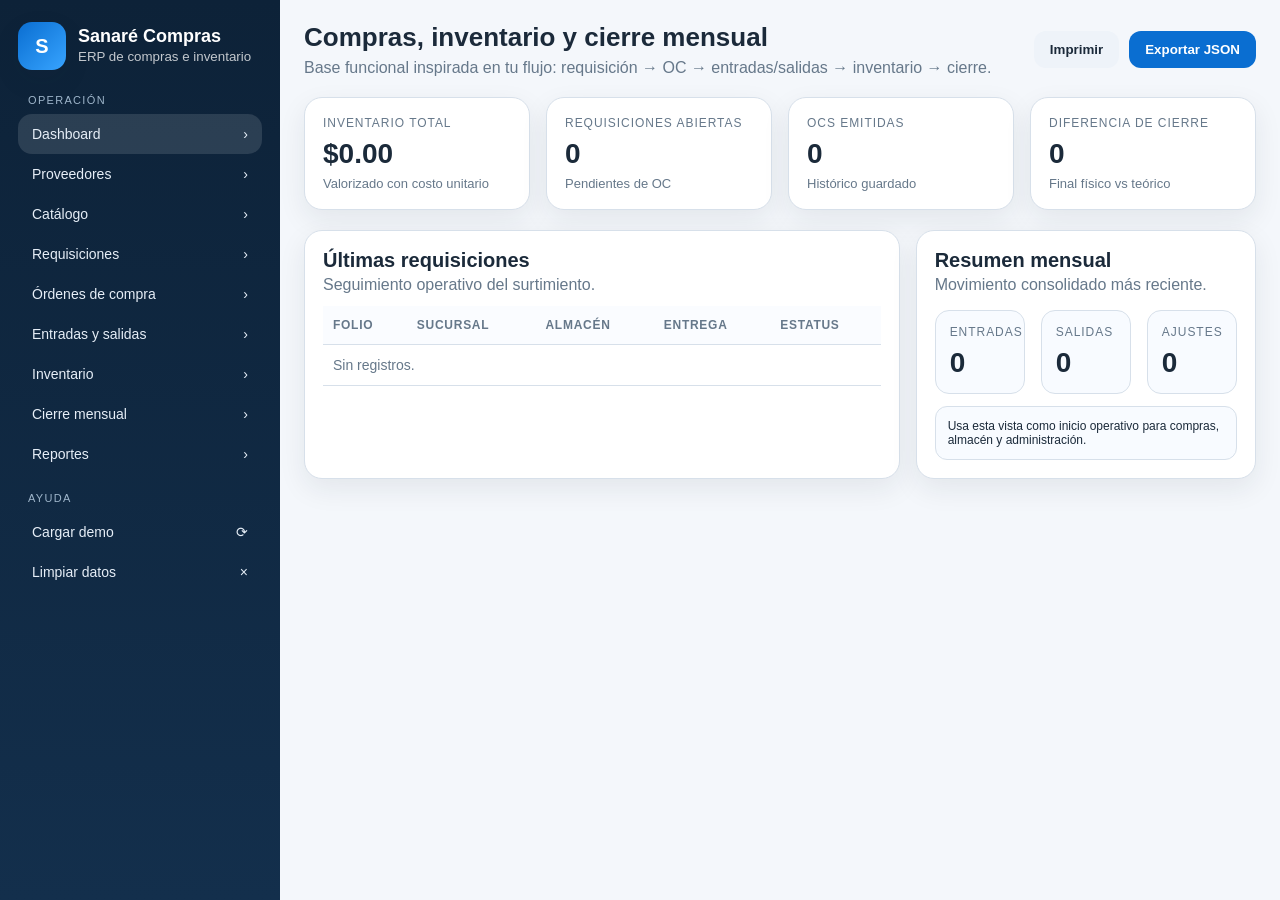
<file: index.html>
<!DOCTYPE html>
<html lang="es">
<head>
  <meta charset="UTF-8" />
  <meta name="viewport" content="width=device-width, initial-scale=1.0" />
  <title>Sanaré Compras e Inventario</title>
  <style>
    :root{
      --bg:#f4f7fb;
      --panel:#ffffff;
      --soft:#eef3f9;
      --line:#d7e0ea;
      --text:#1b2a3a;
      --muted:#66788a;
      --primary:#0a6ed1;
      --primary-2:#0854a0;
      --success:#107e3e;
      --warn:#e9730c;
      --danger:#bb0000;
      --shadow:0 10px 28px rgba(22,37,55,.08);
      --radius:18px;
    }
    *{box-sizing:border-box}
    body{margin:0;font-family:Segoe UI,Arial,sans-serif;background:var(--bg);color:var(--text)}
    .app{display:grid;grid-template-columns:280px 1fr;min-height:100vh}
    aside{background:linear-gradient(180deg,#0d2238,#132f4c);color:#fff;padding:22px 18px;position:sticky;top:0;height:100vh;overflow:auto}
    .brand{display:flex;align-items:center;gap:12px;margin-bottom:24px}
    .brand-badge{width:48px;height:48px;border-radius:14px;background:linear-gradient(135deg,#0a6ed1,#37a4ff);display:grid;place-items:center;font-weight:700;font-size:20px;box-shadow:var(--shadow)}
    .brand h1{font-size:18px;margin:0;line-height:1.1}
    .brand small{opacity:.75}
    .group-title{font-size:11px;text-transform:uppercase;letter-spacing:.12em;color:#9fb6cb;margin:18px 10px 8px}
    .nav-btn{width:100%;border:none;background:transparent;color:#e6eef7;text-align:left;padding:12px 14px;border-radius:14px;cursor:pointer;font-size:14px;display:flex;justify-content:space-between;align-items:center}
    .nav-btn:hover,.nav-btn.active{background:rgba(255,255,255,.12)}
    main{padding:22px 24px 32px;overflow:auto}
    .topbar{display:flex;justify-content:space-between;gap:18px;align-items:center;margin-bottom:20px;flex-wrap:wrap}
    .title h2{margin:0;font-size:26px}
    .title p{margin:6px 0 0;color:var(--muted)}
    .toolbar{display:flex;gap:10px;flex-wrap:wrap}
    .btn{border:none;border-radius:12px;padding:11px 16px;cursor:pointer;font-weight:600}
    .btn-primary{background:var(--primary);color:#fff}
    .btn-primary:hover{background:var(--primary-2)}
    .btn-soft{background:var(--soft);color:var(--text)}
    .btn-danger{background:var(--danger);color:#fff}
    .cards{display:grid;grid-template-columns:repeat(4,minmax(0,1fr));gap:16px;margin-bottom:20px}
    .card{background:var(--panel);border:1px solid var(--line);border-radius:var(--radius);padding:18px;box-shadow:var(--shadow)}
    .metric-label{font-size:12px;color:var(--muted);text-transform:uppercase;letter-spacing:.08em}
    .metric-value{font-size:28px;font-weight:700;margin-top:8px}
    .metric-sub{font-size:13px;color:var(--muted);margin-top:6px}
    .grid-2,.grid-3{display:grid;gap:16px}
    .grid-2{grid-template-columns:1.4fr .8fr}
    .grid-3{grid-template-columns:repeat(3,minmax(0,1fr))}
    .section{display:none}
    .section.active{display:block}
    .section-head{display:flex;justify-content:space-between;align-items:center;gap:12px;margin-bottom:12px;flex-wrap:wrap}
    .section-head h3{margin:0;font-size:20px}
    .section-head p{margin:4px 0 0;color:var(--muted)}
    form.card{padding-bottom:22px}
    .form-grid{display:grid;grid-template-columns:repeat(4,minmax(0,1fr));gap:14px}
    .form-grid.compact-3{grid-template-columns:repeat(3,minmax(0,1fr))}
    .field{display:flex;flex-direction:column;gap:7px}
    .field label{font-size:13px;color:var(--muted);font-weight:600}
    .field input,.field select,.field textarea{border:1px solid var(--line);border-radius:12px;padding:11px 12px;background:#fff;font:inherit;color:var(--text)}
    .field textarea{min-height:92px;resize:vertical}
    .span-2{grid-column:span 2}
    .span-4{grid-column:span 4}
    table{width:100%;border-collapse:collapse}
    th,td{padding:12px 10px;border-bottom:1px solid var(--line);font-size:14px;vertical-align:top}
    th{text-align:left;color:var(--muted);font-size:12px;text-transform:uppercase;letter-spacing:.06em;background:#fafcff}
    .table-wrap{overflow:auto}
    .pill{display:inline-flex;align-items:center;padding:6px 10px;border-radius:999px;font-size:12px;font-weight:700}
    .pill.ok{background:#e8f7ec;color:var(--success)}
    .pill.wait{background:#fff0de;color:var(--warn)}
    .pill.bad{background:#ffe7e7;color:var(--danger)}
    .split{display:flex;justify-content:space-between;gap:12px;flex-wrap:wrap}
    .totals{display:grid;grid-template-columns:repeat(4,minmax(0,1fr));gap:14px;margin-top:16px}
    .total-box{background:#f8fbff;border:1px solid var(--line);padding:14px;border-radius:14px}
    .muted{color:var(--muted)}
    .subtabs{display:flex;gap:10px;flex-wrap:wrap;margin-bottom:14px}
    .subtab{border:none;background:var(--soft);padding:10px 14px;border-radius:999px;cursor:pointer;font-weight:700;color:#36506a}
    .subtab.active{background:var(--primary);color:#fff}
    .searchbox{width:min(340px,100%)}
    .searchbox input{width:100%;padding:11px 12px;border-radius:12px;border:1px solid var(--line)}
    .kpi-grid{display:grid;grid-template-columns:repeat(3,minmax(0,1fr));gap:16px;margin-top:16px}
    .empty{padding:18px;border:1px dashed var(--line);border-radius:16px;text-align:center;color:var(--muted);background:#fbfdff}
    .small{font-size:12px}
    .right{text-align:right}
    .oc-preview{background:#fff;border:1px solid var(--line);border-radius:20px;padding:22px;box-shadow:var(--shadow)}
    .oc-header{display:flex;justify-content:space-between;gap:16px;border-bottom:2px solid #17324d;padding-bottom:14px;margin-bottom:14px}
    .oc-header h4{margin:0;font-size:22px}
    .oc-meta{display:grid;grid-template-columns:repeat(4,minmax(0,1fr));gap:12px;margin:16px 0}
    .oc-meta .box{border:1px solid var(--line);border-radius:12px;padding:10px;background:#fbfdff}
    .footer-note{margin-top:12px;padding:12px;border-radius:12px;background:#f8fbff;border:1px solid var(--line)}
    .actions-row{display:flex;justify-content:flex-end;gap:10px;flex-wrap:wrap;margin-top:14px}
    @media (max-width:1200px){
      .cards,.totals,.kpi-grid,.grid-3,.oc-meta,.form-grid{grid-template-columns:repeat(2,minmax(0,1fr))}
      .grid-2{grid-template-columns:1fr}
    }
    @media (max-width:820px){
      .app{grid-template-columns:1fr}
      aside{position:relative;height:auto}
      main{padding:16px}
      .cards,.totals,.kpi-grid,.grid-3,.oc-meta,.form-grid{grid-template-columns:1fr}
      .span-2,.span-4{grid-column:span 1}
    }
  </style>
</head>
<body>
  <div class="app">
    <aside>
      <div class="brand">
        <div class="brand-badge">S</div>
        <div>
          <h1>Sanaré Compras</h1>
          <small>ERP de compras e inventario</small>
        </div>
      </div>

      <div class="group-title">Operación</div>
      <button class="nav-btn active" data-target="dashboard">Dashboard <span>›</span></button>
      <button class="nav-btn" data-target="proveedores">Proveedores <span>›</span></button>
      <button class="nav-btn" data-target="catalogo">Catálogo <span>›</span></button>
      <button class="nav-btn" data-target="requisiciones">Requisiciones <span>›</span></button>
      <button class="nav-btn" data-target="oc">Órdenes de compra <span>›</span></button>
      <button class="nav-btn" data-target="movimientos">Entradas y salidas <span>›</span></button>
      <button class="nav-btn" data-target="inventario">Inventario <span>›</span></button>
      <button class="nav-btn" data-target="cierres">Cierre mensual <span>›</span></button>
      <button class="nav-btn" data-target="reportes">Reportes <span>›</span></button>

      <div class="group-title">Ayuda</div>
      <button class="nav-btn" id="loadDemoBtn">Cargar demo <span>⟳</span></button>
      <button class="nav-btn" id="clearDataBtn">Limpiar datos <span>×</span></button>
    </aside>

    <main>
      <div class="topbar">
        <div class="title">
          <h2>Compras, inventario y cierre mensual</h2>
          <p>Base funcional inspirada en tu flujo: requisición → OC → entradas/salidas → inventario → cierre.</p>
        </div>
        <div class="toolbar">
          <button class="btn btn-soft" onclick="window.print()">Imprimir</button>
          <button class="btn btn-primary" onclick="exportData()">Exportar JSON</button>
        </div>
      </div>

      <section id="dashboard" class="section active">
        <div class="cards">
          <div class="card"><div class="metric-label">Inventario total</div><div class="metric-value" id="kpiInventario">$0.00</div><div class="metric-sub">Valorizado con costo unitario</div></div>
          <div class="card"><div class="metric-label">Requisiciones abiertas</div><div class="metric-value" id="kpiReqs">0</div><div class="metric-sub">Pendientes de OC</div></div>
          <div class="card"><div class="metric-label">OCs emitidas</div><div class="metric-value" id="kpiOcs">0</div><div class="metric-sub">Histórico guardado</div></div>
          <div class="card"><div class="metric-label">Diferencia de cierre</div><div class="metric-value" id="kpiDiff">0</div><div class="metric-sub">Final físico vs teórico</div></div>
        </div>

        <div class="grid-2">
          <div class="card">
            <div class="section-head">
              <div>
                <h3>Últimas requisiciones</h3>
                <p>Seguimiento operativo del surtimiento.</p>
              </div>
            </div>
            <div class="table-wrap"><table>
              <thead><tr><th>Folio</th><th>Sucursal</th><th>Almacén</th><th>Entrega</th><th>Estatus</th></tr></thead>
              <tbody id="dashboardReqs"></tbody>
            </table></div>
          </div>
          <div class="card">
            <div class="section-head">
              <div>
                <h3>Resumen mensual</h3>
                <p>Movimiento consolidado más reciente.</p>
              </div>
            </div>
            <div class="kpi-grid">
              <div class="total-box"><div class="metric-label">Entradas</div><div class="metric-value" id="dashEntradas">0</div></div>
              <div class="total-box"><div class="metric-label">Salidas</div><div class="metric-value" id="dashSalidas">0</div></div>
              <div class="total-box"><div class="metric-label">Ajustes</div><div class="metric-value" id="dashAjustes">0</div></div>
            </div>
            <div class="footer-note small">Usa esta vista como inicio operativo para compras, almacén y administración.</div>
          </div>
        </div>
      </section>

      <section id="proveedores" class="section">
        <div class="section-head">
          <div>
            <h3>Base de Proveedores</h3>
            <p>Directorio de proveedores y condiciones de crédito.</p>
          </div>
          <div class="searchbox"><input id="provSearch" placeholder="Buscar proveedor" /></div>
        </div>
        <div class="card table-wrap"><table>
          <thead><tr><th>Proveedor</th><th>Crédito</th><th>Monto de Crédito</th><th>Días de Crédito</th></tr></thead>
          <tbody id="provTable"></tbody>
        </table></div>
      </section>

      <section id="catalogo" class="section">
        <div class="section-head">
          <div>
            <h3>Catálogo maestro</h3>
            <p>Productos, medicamentos e insumos con existencia por sucursal.</p>
          </div>
          <div class="searchbox"><input id="catalogSearch" placeholder="Buscar por código, descripción o sucursal" /></div>
        </div>
        <form class="card" id="catalogForm">
          <div class="form-grid">
            <div class="field"><label>Código / EAN</label><input name="codigo" required></div>
            <div class="field span-2"><label>Descripción</label><input name="descripcion" required></div>
            <div class="field"><label>Tipo</label><select name="tipo"><option>Medicamento</option><option>Insumo</option><option>Equipo médico</option><option>Químico</option></select></div>
            <div class="field"><label>Centro de Vida (Sucursal)</label><select name="sucursal" required><option>Narvarte</option><option>Morelia</option><option>Condesa</option><option>Matriz</option></select></div>
            <div class="field"><label>Almacén</label><input name="almacen" required></div>
            <div class="field"><label>Unidad de medida</label><input name="unidad" value="PZA"></div>
            <div class="field"><label>Costo unitario</label><input name="costo" type="number" step="0.01" value="0"></div>
            <div class="field"><label>IVA %</label><input name="iva" type="number" step="0.01" value="16"></div>
            <div class="field"><label>Existencia actual</label><input name="existencia" type="number" step="0.01" value="0"></div>
            <div class="field"><label>Stock mínimo</label><input name="minimo" type="number" step="0.01" value="0"></div>
            <div class="field"><label>Proveedor sugerido</label><input name="proveedor"></div>
            <div class="field"><label>Lote / caducidad</label><select name="controlLote"><option>Sí</option><option>No</option></select></div>
          </div>
          <div class="actions-row"><button type="reset" class="btn btn-soft">Limpiar</button><button class="btn btn-primary" type="submit">Guardar artículo</button></div>
        </form>
        <div class="card table-wrap"><table>
          <thead><tr><th>Código</th><th>Descripción</th><th>Sucursal</th><th>Existencia</th><th>Costo</th><th>Proveedor</th><th></th></tr></thead>
          <tbody id="catalogTable"></tbody>
        </table></div>
      </section>

      <section id="requisiciones" class="section">
        <div class="section-head"><div><h3>Requisiciones</h3><p>Captura de solicitudes con partidas y fecha de surtimiento.</p></div></div>
        <form class="card" id="reqForm">
          <div class="form-grid compact-3">
            <div class="field"><label>Folio requisición</label><input name="folio" readonly></div>
            <div class="field"><label>Fecha</label><input name="fecha" type="date" required></div>
            <div class="field"><label>Fecha de surtimiento</label><input name="fechaSurtimiento" type="date"></div>
            <div class="field"><label>Centro de Vida (Sucursal)</label><select name="sucursal" required><option>Narvarte</option><option>Morelia</option><option>Condesa</option><option>Matriz</option></select></div>
            <div class="field"><label>Almacén</label><input name="almacen" required></div>
            <div class="field"><label>Quien genera</label><input name="generadoPor" required></div>
            <div class="field span-2"><label>Partidas (una por línea: código | descripción | cantidad | unidad)</label><textarea name="partidas" placeholder="MED-001 | Ondansetron 8 mg | 12 | PZA"></textarea></div>
            <div class="field"><label>Observaciones</label><textarea name="observaciones"></textarea></div>
          </div>
          <div class="actions-row"><button type="reset" class="btn btn-soft" onclick="setReqFolio()">Limpiar</button><button class="btn btn-primary" type="submit">Guardar requisición</button></div>
        </form>
        <div class="card table-wrap"><table>
          <thead><tr><th>Folio</th><th>Fecha</th><th>Sucursal</th><th>Generó</th><th>Entrega</th><th>Estatus</th><th></th></tr></thead>
          <tbody id="reqTable"></tbody>
        </table></div>
      </section>

      <section id="oc" class="section">
        <div class="section-head">
          <div><h3>Órdenes de compra</h3><p>Genera OCs con formato ejecutivo a partir de tu operación.</p></div>
          <div class="searchbox"><input id="ocSearch" placeholder="Buscar por folio, estatus o proveedor" /></div>
        </div>
        <div class="grid-2">
          <form class="card" id="ocForm">
            <div class="form-grid compact-3">
              <div class="field"><label>Folio OC</label><input name="folio" readonly style="background:#eef3f9; cursor:not-allowed;"></div>
              <div class="field"><label>Fecha OC</label><input name="fecha" type="date" required readonly style="background:#eef3f9; cursor:not-allowed;"></div>
              <div class="field"><label>Folio requisición</label><select name="folioRequi" id="ocFolioRequiSelect" onfocus="updateRequiSelect()"><option value="">Ninguna / Directa</option></select></div>
              <div class="field"><label>Razón social</label><input name="razon" value="SANARÉ"></div>
              <div class="field"><label>Proveedor</label><input name="proveedor" required></div>
              <div class="field"><label>RFC proveedor</label><input name="rfc"></div>
              <div class="field"><label>Centro de Vida (Sede)</label><select name="sede" required><option>Narvarte</option><option>Morelia</option><option>Condesa</option><option>Matriz</option></select></div>
              <div class="field"><label>Condiciones</label><select name="condiciones"><option>Contado</option><option>Crédito 15 días</option><option>Crédito 30 días</option><option>Crédito 45 días</option></select></div>
              <div class="field"><label>Fecha entrega</label><input name="fechaEntrega" type="date"></div>
              <div class="field span-2"><label>Partidas (una por línea: no | código | descripción | cantidad | um | costo | iva%)</label><textarea name="partidas" placeholder="1 | MED-001 | Ondansetron 8 mg | 12 | PZA | 125.50 | 16"></textarea></div>
              <div class="field"><label>Observaciones</label><textarea name="observaciones">Favor de surtir con caducidad mínima y documentación aplicable.</textarea></div>
            </div>
            <div class="actions-row"><button type="reset" class="btn btn-soft" onclick="setOcFolio()">Limpiar</button><button class="btn btn-primary" type="submit">Guardar OC</button></div>
          </form>
          <div class="oc-preview" id="ocPreview"></div>
        </div>
        <div class="card table-wrap" style="margin-top:16px"><table>
          <thead><tr><th>Folio</th><th>Proveedor</th><th>Sede</th><th>Entrega</th><th>Total</th><th>Condiciones</th><th></th></tr></thead>
          <tbody id="ocTable"></tbody>
        </table></div>
      </section>

      <section id="movimientos" class="section">
        <div class="section-head"><div><h3>Entradas y salidas</h3><p>Control de almacén ligado a factura, cantidad y sucursal.</p></div></div>
        <form class="card" id="movForm">
          <div class="form-grid compact-3">
            <div class="field"><label>Fecha</label><input name="fecha" type="date" required></div>
            <div class="field"><label>Tipo</label><select name="tipo"><option>Entrada</option><option>Salida</option><option>Ajuste</option></select></div>
            <div class="field"><label>Centro de Vida (Sucursal)</label><select name="sucursal" required><option>Narvarte</option><option>Morelia</option><option>Condesa</option><option>Matriz</option></select></div>
            <div class="field"><label>Almacén</label><input name="almacen" required></div>
            <div class="field"><label>Código</label><input name="codigo" required></div>
            <div class="field"><label>Descripción</label><input name="descripcion" required></div>
            <div class="field"><label>Cantidad</label><input name="cantidad" type="number" step="0.01" required></div>
            <div class="field"><label>Factura / referencia</label><input name="factura"></div>
            <div class="field"><label>OC ligada</label><input name="oc"></div>
            <div class="field"><label>Lote</label><input name="lote"></div>
            <div class="field"><label>Caducidad</label><input name="caducidad" type="date"></div>
            <div class="field"><label>Usuario</label><input name="usuario"></div>
          </div>
          <div class="actions-row"><button type="reset" class="btn btn-soft">Limpiar</button><button class="btn btn-primary" type="submit">Guardar movimiento</button></div>
        </form>
        <div class="card table-wrap"><table>
          <thead><tr><th>Fecha</th><th>Tipo</th><th>Código</th><th>Descripción</th><th>Cantidad</th><th>Sucursal</th><th>Factura</th></tr></thead>
          <tbody id="movTable"></tbody>
        </table></div>
      </section>

      <section id="inventario" class="section">
        <div class="section-head"><div><h3>Inventario por sucursal</h3><p>Existencia actual, stock mínimo y alerta de faltantes.</p></div></div>
        <div class="card table-wrap"><table>
          <thead><tr><th>Código</th><th>Descripción</th><th>Sucursal</th><th>Almacén</th><th>Existencia</th><th>Mínimo</th><th>Estatus</th></tr></thead>
          <tbody id="inventoryTable"></tbody>
        </table></div>
      </section>

      <section id="cierres" class="section">
        <div class="section-head"><div><h3>Cierre mensual</h3><p>Consolidado para inventario inicial, movimientos y diferencia final.</p></div></div>
        <form class="card" id="closeForm">
          <div class="form-grid compact-3">
            <div class="field"><label>Mes</label><input name="mes" type="month" required></div>
            <div class="field"><label>Centro de Vida (Sucursal)</label><select name="sucursal" required><option>Narvarte</option><option>Morelia</option><option>Condesa</option><option>Matriz</option></select></div>
            <div class="field"><label>Almacén</label><input name="almacen" required></div>
            <div class="field"><label>Inventario inicial</label><input name="inicial" type="number" step="0.01" required></div>
            <div class="field"><label>Entradas</label><input name="entradas" type="number" step="0.01" required></div>
            <div class="field"><label>Salidas</label><input name="salidas" type="number" step="0.01" required></div>
            <div class="field"><label>Ajustes</label><input name="ajustes" type="number" step="0.01" value="0"></div>
            <div class="field"><label>Inventario final físico</label><input name="fisico" type="number" step="0.01" required></div>
            <div class="field"><label>Responsable</label><input name="responsable"></div>
          </div>
          <div class="actions-row"><button type="reset" class="btn btn-soft">Limpiar</button><button class="btn btn-primary" type="submit">Guardar cierre</button></div>
        </form>
        <div class="card table-wrap"><table>
          <thead><tr><th>Mes</th><th>Sucursal</th><th>Teórico</th><th>Físico</th><th>Diferencia</th><th>Responsable</th></tr></thead>
          <tbody id="closeTable"></tbody>
        </table></div>
      </section>

      <section id="reportes" class="section">
        <div class="section-head"><div><h3>Reportes ejecutivos</h3><p>Vista para revisión rápida de compras e inventario.</p></div></div>
        <div class="grid-3">
          <div class="card"><h3>Compras por proveedor</h3><div id="reportProviders" class="small muted"></div></div>
          <div class="card"><h3>Productos bajo mínimo</h3><div id="reportLowStock" class="small muted"></div></div>
          <div class="card"><h3>Último cierre</h3><div id="reportLatestClose" class="small muted"></div></div>
        </div>
      </section>
    </main>
  </div>

<script>
const KEY = 'sanare_erp_demo_v1';
let state = loadState();
if (!state.providers || state.providers.length === 0) {
  state.providers = [
      {nombre: "NADRO", credito: "SI", monto: "1500000", dias: "30 días"},
      {nombre: "UNIMEDICAL", credito: "SI", monto: "1500000", dias: "30 días"},
      {nombre: "SALUD Y VIDA CONDESA", credito: "SI", monto: "300000", dias: "30 días"},
      {nombre: "PHARMATYCSA", credito: "Si", monto: "INDEFINIDO", dias: "30 días"},
      {nombre: "MCC", credito: "SI", monto: "INDEFINIDO", dias: "30 días"},
      {nombre: "MEDICXEN (IMPORTADOS)", credito: "SI", monto: "INDEFINIDO", dias: "30 días"},
      {nombre: "ALTHACARE (IMPORTADOS)", credito: "SI", monto: "INDEFINIDO", dias: "30 días"},
      {nombre: "DEMSA", credito: "SI", monto: "1500000", dias: "Pendiente"},
      {nombre: "PROBEMEDIC", credito: "NO", monto: "Pendiente", dias: "Pendiente"},
      {nombre: "RENAVITA", credito: "NO", monto: "Pendiente", dias: "Pendiente"},
      {nombre: "FARMACIAS VIDA", credito: "NO", monto: "Pendiente", dias: "Pendiente"},
      {nombre: "TIVASANI", credito: "NO", monto: "Pendiente", dias: "Pendiente"},
      {nombre: "DROGAS Y ENSERES", credito: "SI", monto: "INDEFINIDO", dias: "15 días"},
      {nombre: "PIXAN", credito: "SI", monto: "INDEFINIDO", dias: "15 días"},
      {nombre: "MEDMONT", credito: "SI", monto: "500000", dias: "30 días"},
      {nombre: "SALUCOM", credito: "NO", monto: "Pendiente", dias: "Pendiente"},
      {nombre: "ATRYS", credito: "SI", monto: "INDEFINIDO", dias: "30 días"}
  ];
}

function defaultState(){
  return { catalog: [], requisitions: [], orders: [], moves: [], closes: [], providers: [] };
}
function loadState(){
  try { return JSON.parse(localStorage.getItem(KEY)) || defaultState(); }
  catch { return defaultState(); }
}
function saveState(){ localStorage.setItem(KEY, JSON.stringify(state)); renderAll(); }
function money(v){ return new Intl.NumberFormat('es-MX',{style:'currency',currency:'MXN'}).format(Number(v||0)); }
function num(v){ return Number(v||0); }
function nextFolio(prefix, items){ return `${prefix}-${new Date().getFullYear()}-${String(items.length+1).padStart(4,'0')}`; }

function setReqFolio(){ document.querySelector('#reqForm [name="folio"]').value = nextFolio('RQ', state.requisitions); }
function setOcFolio(){ document.querySelector('#ocForm [name="folio"]').value = nextFolio('OC', state.orders); updateOcPreview(); }

function showSection(id){
  document.querySelectorAll('.section').forEach(s=>s.classList.toggle('active', s.id===id));
  document.querySelectorAll('.nav-btn[data-target]').forEach(b=>b.classList.toggle('active', b.dataset.target===id));
}
document.querySelectorAll('.nav-btn[data-target]').forEach(btn=>btn.addEventListener('click',()=>showSection(btn.dataset.target)));

function parseReqPartidas(text){
  return text.split('\n').map(l=>l.trim()).filter(Boolean).map(line=>{
    const [codigo='', descripcion='', cantidad='0', unidad='PZA'] = line.split('|').map(v=>v.trim());
    return { codigo, descripcion, cantidad:num(cantidad), unidad };
  });
}
function parseOcPartidas(text){
  return text.split('\n').map(l=>l.trim()).filter(Boolean).map(line=>{
    const [partida='1', codigo='', descripcion='', cantidad='0', unidad='PZA', costo='0', iva='16'] = line.split('|').map(v=>v.trim());
    const subtotal = num(cantidad)*num(costo);
    const ivaMonto = subtotal*(num(iva)/100);
    return { partida, codigo, descripcion, cantidad:num(cantidad), unidad, costo:num(costo), iva:num(iva), subtotal, total: subtotal+ivaMonto };
  });
}

function updateOcPreview(){
  const f = document.getElementById('ocForm');
  const data = Object.fromEntries(new FormData(f).entries());
  const partidas = parseOcPartidas(data.partidas || '');
  const subtotal = partidas.reduce((a,b)=>a+b.subtotal,0);
  const iva = partidas.reduce((a,b)=>a + (b.total - b.subtotal),0);
  const total = subtotal + iva;
  document.getElementById('ocPreview').innerHTML = `
    <div class="oc-header">
      <div>
        <div class="small muted">SANARÉ</div>
        <h4>ORDEN DE COMPRA</h4>
        <div class="small muted">Formato operativo tipo ERP</div>
      </div>
      <div class="right">
        <div><strong>${data.folio || ''}</strong></div>
        <div class="small muted">Fecha: ${data.fecha || ''}</div>
      </div>
    </div>
    <div class="oc-meta">
      <div class="box"><strong>Proveedor</strong><br>${data.proveedor || '-'}</div>
      <div class="box"><strong>RFC</strong><br>${data.rfc || '-'}</div>
      <div class="box"><strong>Folio requi</strong><br>${data.folioRequi || '-'}</div>
      <div class="box"><strong>Sede</strong><br>${data.sede || '-'}</div>
      <div class="box"><strong>Razón social</strong><br>${data.razon || '-'}</div>
      <div class="box"><strong>Condiciones</strong><br>${data.condiciones || '-'}</div>
      <div class="box"><strong>Fecha entrega</strong><br>${data.fechaEntrega || '-'}</div>
      <div class="box"><strong>Elaboración</strong><br>${new Date().toLocaleString('es-MX')}</div>
    </div>
    <div class="table-wrap"><table>
      <thead><tr><th>#</th><th>Código</th><th>Descripción</th><th>Cantidad</th><th>UM</th><th>Costo</th><th>IVA</th><th>Total</th></tr></thead>
      <tbody>
        ${partidas.length ? partidas.map(p=>`<tr><td>${p.partida}</td><td>${p.codigo}</td><td>${p.descripcion}</td><td>${p.cantidad}</td><td>${p.unidad}</td><td>${money(p.costo)}</td><td>${p.iva}%</td><td>${money(p.total)}</td></tr>`).join('') : '<tr><td colspan="8" class="muted">Agrega partidas para previsualizar la OC.</td></tr>'}
      </tbody>
    </table></div>
    <div class="totals">
      <div class="total-box"><div class="metric-label">Subtotal</div><div class="metric-value">${money(subtotal)}</div></div>
      <div class="total-box"><div class="metric-label">Servicio</div><div class="metric-value">${money(0)}</div></div>
      <div class="total-box"><div class="metric-label">IVA</div><div class="metric-value">${money(iva)}</div></div>
      <div class="total-box"><div class="metric-label">Total</div><div class="metric-value">${money(total)}</div></div>
    </div>
    <div class="footer-note small"><strong>Observaciones:</strong> ${data.observaciones || 'Sin observaciones.'}</div>
  `;
}

// Forms
setReqFolio();
setOcFolio();
document.querySelector('#reqForm [name="fecha"]').valueAsDate = new Date();
document.querySelector('#ocForm [name="fecha"]').valueAsDate = new Date();
document.querySelector('#movForm [name="fecha"]').valueAsDate = new Date();
document.querySelector('#ocForm').addEventListener('input', updateOcPreview);
updateOcPreview();

document.getElementById('catalogForm').addEventListener('submit', e=>{
  e.preventDefault();
  const data = Object.fromEntries(new FormData(e.target).entries());
  data.costo = num(data.costo); data.iva = num(data.iva); data.existencia = num(data.existencia); data.minimo = num(data.minimo);
  state.catalog.unshift(data); saveState(); e.target.reset();
});

document.getElementById('reqForm').addEventListener('submit', e=>{
  e.preventDefault();
  const data = Object.fromEntries(new FormData(e.target).entries());
  data.partidas = parseReqPartidas(data.partidas || '');
  data.estatus = 'Abierta';
  state.requisitions.unshift(data); saveState(); e.target.reset(); setReqFolio(); document.querySelector('#reqForm [name="fecha"]').valueAsDate = new Date();
});

document.getElementById('ocForm').addEventListener('submit', e=>{
  e.preventDefault();
  const data = Object.fromEntries(new FormData(e.target).entries());
  data.partidas = parseOcPartidas(data.partidas || '');
  data.subtotal = data.partidas.reduce((a,b)=>a+b.subtotal,0);
  data.ivaTotal = data.partidas.reduce((a,b)=>a+(b.total-b.subtotal),0);
  data.total = data.subtotal + data.ivaTotal;
  state.orders.unshift(data);
  if(data.folioRequi){
    const req = state.requisitions.find(r=>r.folio===data.folioRequi);
    if(req) req.estatus = 'Convertida a OC';
  }
  saveState(); e.target.reset(); setOcFolio(); document.querySelector('#ocForm [name="fecha"]').valueAsDate = new Date(); updateOcPreview();
});

document.getElementById('movForm').addEventListener('submit', e=>{
  e.preventDefault();
  const data = Object.fromEntries(new FormData(e.target).entries());
  data.cantidad = num(data.cantidad);
  state.moves.unshift(data);
  const art = state.catalog.find(c=>c.codigo===data.codigo && c.sucursal===data.sucursal);
  if(art){
    if(data.tipo==='Entrada') art.existencia += data.cantidad;
    if(data.tipo==='Salida') art.existencia -= data.cantidad;
    if(data.tipo==='Ajuste') art.existencia = data.cantidad;
  }
  saveState(); e.target.reset(); document.querySelector('#movForm [name="fecha"]').valueAsDate = new Date();
});

document.getElementById('closeForm').addEventListener('submit', e=>{
  e.preventDefault();
  const data = Object.fromEntries(new FormData(e.target).entries());
  data.inicial = num(data.inicial); data.entradas = num(data.entradas); data.salidas = num(data.salidas); data.ajustes = num(data.ajustes); data.fisico = num(data.fisico);
  data.teorico = data.inicial + data.entradas - data.salidas + data.ajustes;
  data.diferencia = data.fisico - data.teorico;
  state.closes.unshift(data); saveState(); e.target.reset();
});

function deleteItem(collection, index){ state[collection].splice(index,1); saveState(); }

function renderCatalog(){
  const term = (document.getElementById('catalogSearch').value || '').toLowerCase();
  const rows = state.catalog.filter(r => !term || [r.codigo,r.descripcion,r.sucursal,r.almacen,r.proveedor].join(' ').toLowerCase().includes(term));
  document.getElementById('catalogTable').innerHTML = rows.length ? rows.map((r,i)=>`
    <tr><td>${r.codigo}</td><td>${r.descripcion}<div class="small muted">${r.tipo} · ${r.unidad}</div></td><td>${r.sucursal}<div class="small muted">${r.almacen}</div></td><td>${r.existencia}</td><td>${money(r.costo)}</td><td>${r.proveedor || '-'}</td><td><button class="btn btn-soft" onclick="deleteItem('catalog', ${state.catalog.indexOf(r)})">Eliminar</button></td></tr>
  `).join('') : `<tr><td colspan="7"><div class="empty">Sin artículos cargados.</div></td></tr>`;
}
document.getElementById('catalogSearch').addEventListener('input', renderCatalog);

function renderRequisitions(){
  const term = (document.getElementById('reqSearch')?.value || '').toLowerCase();
  const rows = state.requisitions.filter(r => !term || [r.folio, r.estatus, r.sucursal, r.generadoPor].join(' ').toLowerCase().includes(term));
  
  const body = document.getElementById('reqTable');
  body.innerHTML = rows.length ? rows.map((r,i)=>{
    // Buscar si hay OCs o Facturas ligadas a esta requi
    const ocs_ligadas = state.orders.filter(o => o.folioRequi === r.folio).map(o => o.folio);
    const moves_ligados = state.moves.filter(m => ocs_ligadas.includes(m.oc) && m.factura).map(m => m.factura);
    const ocs_str = ocs_ligadas.length ? ocs_ligadas.join(', ') : '-';
    const facturas_str = [...new Set(moves_ligados)].length ? [...new Set(moves_ligados)].join(', ') : '-';
    
    return `<tr><td>${r.folio}</td><td>${r.fecha}</td><td>${r.sucursal}<div class="small muted">${r.almacen}</div></td><td>${r.generadoPor}</td><td>${r.fechaSurtimiento || '-'}</td><td>${ocs_str}</td><td>${facturas_str}</td><td><span class="pill ${r.estatus.includes('Abierta')||r.estatus.includes('Parcial')?'wait':r.estatus==='Cancelada'?'bad':'ok'}">${r.estatus}</span></td><td><button class="btn btn-soft" onclick="prefillOC('${r.folio}')">Pasar a OC</button></td></tr>`;
  }).join('') : `<tr><td colspan="9"><div class="empty">Sin requisiciones encontradas.</div></td></tr>`;

  document.getElementById('dashboardReqs').innerHTML = state.requisitions.slice(0,5).map(r=>`<tr><td>${r.folio}</td><td>${r.sucursal}</td><td>${r.almacen}</td><td>${r.fechaSurtimiento || '-'}</td><td><span class="pill ${r.estatus.includes('Abierta')?'wait':'ok'}">${r.estatus}</span></td></tr>`).join('') || '<tr><td colspan="5" class="muted">Sin registros.</td></tr>';
}
document.getElementById('reqSearch')?.addEventListener('input', renderRequisitions);


function prefillOC(folio){
  const req = state.requisitions.find(r=>r.folio===folio);
  if(!req) return;
  showSection('oc');
  const form = document.getElementById('ocForm');
  updateRequiSelect();
  form.folioRequi.value = req.folio;
  form.sede.value = req.sucursal;
  form.partidas.value = (req.partidas||[]).map((p,idx)=>`${idx+1} | ${p.codigo} | ${p.descripcion} | ${p.cantidad} | ${p.unidad} | 0 | 16`).join('\n');
  updateOcPreview();
}


function updateRequiSelect(){
  const sel = document.getElementById('ocFolioRequiSelect');
  if(!sel) return;
  const currentVal = sel.value;
  sel.innerHTML = '<option value="">Ninguna / Directa</option>' + state.requisitions.filter(r => r.estatus.includes('Abierta') || r.estatus.includes('Parcial') || r.folio === currentVal).map(r => `<option value="${r.folio}">${r.folio} - ${r.sucursal} (${r.estatus})</option>`).join('');
  sel.value = currentVal;
}
function renderOrders(){
  const term = (document.getElementById('ocSearch')?.value || '').toLowerCase();
  const rows = state.orders.filter(o => !term || [o.folio, o.proveedor, o.sede].join(' ').toLowerCase().includes(term));
  document.getElementById('ocTable').innerHTML = rows.length ? rows.map((o,i)=>`
    <tr><td>${o.folio}</td><td>${o.proveedor}</td><td>${o.sede}</td><td>${o.fechaEntrega || '-'}</td><td>${money(o.total)}</td><td>${o.condiciones}</td><td><button class="btn btn-soft" onclick="loadOrder(${i})">Ver</button></td></tr>
  `).join('') : `<tr><td colspan="7"><div class="empty">Sin órdenes encontradas.</div></td></tr>`;
}
document.getElementById('ocSearch')?.addEventListener('input', renderOrders);

function loadOrder(i){
  const o = state.orders[i];
  showSection('oc');
  const f = document.getElementById('ocForm');
  ['folio','fecha','folioRequi','razon','proveedor','rfc','sede','condiciones','fechaEntrega','observaciones'].forEach(k=>f[k].value = o[k] || '');
  f.partidas.value = (o.partidas||[]).map(p=>`${p.partida} | ${p.codigo} | ${p.descripcion} | ${p.cantidad} | ${p.unidad} | ${p.costo} | ${p.iva}`).join('\n');
  updateRequiSelect();
  f.folioRequi.value = o.folioRequi || "";
  updateOcPreview();
}

function renderMoves(){
  document.getElementById('movTable').innerHTML = state.moves.length ? state.moves.map(m=>`
    <tr><td>${m.fecha}</td><td><span class="pill ${m.tipo==='Entrada'?'ok':m.tipo==='Salida'?'bad':'wait'}">${m.tipo}</span></td><td>${m.codigo}</td><td>${m.descripcion}</td><td>${m.cantidad}</td><td>${m.sucursal}<div class="small muted">${m.almacen}</div></td><td>${m.factura || '-'}</td></tr>
  `).join('') : `<tr><td colspan="7"><div class="empty">Sin movimientos.</div></td></tr>`;
}

function renderInventory(){
  document.getElementById('inventoryTable').innerHTML = state.catalog.length ? state.catalog.map(c=>{
    const est = c.existencia <= 0 ? ['Sin stock','bad'] : c.existencia <= c.minimo ? ['Bajo mínimo','wait'] : ['OK','ok'];
    return `<tr><td>${c.codigo}</td><td>${c.descripcion}</td><td>${c.sucursal}</td><td>${c.almacen}</td><td>${c.existencia}</td><td>${c.minimo}</td><td><span class="pill ${est[1]}">${est[0]}</span></td></tr>`;
  }).join('') : `<tr><td colspan="7"><div class="empty">Sin inventario.</div></td></tr>`;
}

function renderCloses(){
  document.getElementById('closeTable').innerHTML = state.closes.length ? state.closes.map(c=>`
    <tr><td>${c.mes}</td><td>${c.sucursal}<div class="small muted">${c.almacen}</div></td><td>${c.teorico}</td><td>${c.fisico}</td><td><span class="pill ${c.diferencia===0?'ok':Math.abs(c.diferencia)<=5?'wait':'bad'}">${c.diferencia}</span></td><td>${c.responsable || '-'}</td></tr>
  `).join('') : `<tr><td colspan="6"><div class="empty">Sin cierres mensuales.</div></td></tr>`;
}

function renderReports(){
  const byProvider = {};
  state.orders.forEach(o=> byProvider[o.proveedor] = (byProvider[o.proveedor]||0) + num(o.total));
  document.getElementById('reportProviders').innerHTML = Object.keys(byProvider).length ? Object.entries(byProvider).sort((a,b)=>b[1]-a[1]).slice(0,8).map(([k,v])=>`<div>${k}: <strong>${money(v)}</strong></div>`).join('') : 'Sin información';

  const low = state.catalog.filter(c=>num(c.existencia)<=num(c.minimo));
  document.getElementById('reportLowStock').innerHTML = low.length ? low.map(c=>`<div>${c.codigo} · ${c.descripcion} <strong>(${c.existencia})</strong></div>`).join('') : 'Sin faltantes críticos';

  const last = state.closes[0];
  document.getElementById('reportLatestClose').innerHTML = last ? `
    <div><strong>Mes:</strong> ${last.mes}</div>
    <div><strong>Sucursal:</strong> ${last.sucursal}</div>
    <div><strong>Teórico:</strong> ${last.teorico}</div>
    <div><strong>Físico:</strong> ${last.fisico}</div>
    <div><strong>Diferencia:</strong> ${last.diferencia}</div>
  ` : 'Sin cierres registrados';
}

function renderDashboard(){
  const inventoryValue = state.catalog.reduce((a,b)=>a + num(b.existencia)*num(b.costo),0);
  document.getElementById('kpiInventario').textContent = money(inventoryValue);
  document.getElementById('kpiReqs').textContent = state.requisitions.filter(r=>r.estatus==='Abierta').length;
  document.getElementById('kpiOcs').textContent = state.orders.length;
  const lastClose = state.closes[0];
  document.getElementById('kpiDiff').textContent = lastClose ? lastClose.diferencia : 0;
  const lastMonth = state.moves.slice(0,50);
  document.getElementById('dashEntradas').textContent = lastMonth.filter(m=>m.tipo==='Entrada').reduce((a,b)=>a+num(b.cantidad),0);
  document.getElementById('dashSalidas').textContent = lastMonth.filter(m=>m.tipo==='Salida').reduce((a,b)=>a+num(b.cantidad),0);
  document.getElementById('dashAjustes').textContent = lastMonth.filter(m=>m.tipo==='Ajuste').length;
}


function renderProviders(){
  const term = (document.getElementById('provSearch')?.value || '').toLowerCase();
  const rows = (state.providers || []).filter(p => !term || p.nombre.toLowerCase().includes(term));
  const body = document.getElementById('provTable');
  if(body) {
    body.innerHTML = rows.length ? rows.map(p => `<tr><td>${p.nombre}</td><td><span class="pill ${p.credito.toUpperCase()==='SI'?'ok':'bad'}">${p.credito}</span></td><td>${p.monto}</td><td>${p.dias}</td></tr>`).join('') : `<tr><td colspan="4"><div class="empty">Sin proveedores.</div></td></tr>`;
  }
}
document.getElementById('provSearch')?.addEventListener('input', renderProviders);

function renderAll(){ renderProviders(); renderCatalog(); renderRequisitions(); renderOrders(); renderMoves(); renderInventory(); renderCloses(); renderReports(); renderDashboard(); }

function loadDemo(){
  state = {
    catalog:[
      {codigo:'MED-001',descripcion:'Ondansetron 8 mg',tipo:'Medicamento',sucursal:'Narvarte',almacen:'Farmacia',unidad:'PZA',costo:125.5,iva:16,existencia:42,minimo:15,proveedor:'Equipo Médico Mercado Libre',controlLote:'Sí'},
      {codigo:'INS-014',descripcion:'Jeringa 10 ml',tipo:'Insumo',sucursal:'Morelia',almacen:'Almacén General',unidad:'PZA',costo:6.2,iva:16,existencia:120,minimo:80,proveedor:'Akuasul',controlLote:'No'},
      {codigo:'QUI-009',descripcion:'Hipoclorito solución',tipo:'Químico',sucursal:'Narvarte',almacen:'Químicos',unidad:'LT',costo:48,iva:16,existencia:8,minimo:10,proveedor:'Akuasul',controlLote:'Sí'}
    ],
    requisitions:[
      {folio:'RQ-2026-0001',fecha:'2026-04-22',fechaSurtimiento:'2026-04-24',sucursal:'Narvarte',almacen:'Farmacia',generadoPor:'Karla Herrera',partidas:[{codigo:'MED-001',descripcion:'Ondansetron 8 mg',cantidad:12,unidad:'PZA'}],observaciones:'Urgente para surtimiento',estatus:'Abierta'}
    ],
    orders:[
      {folio:'OC-2026-0001',fecha:'2026-04-22',folioRequi:'RQ-2026-0000',razon:'SANARÉ',proveedor:'Akuasul',rfc:'AKU030910CH3',sede:'Narvarte',condiciones:'Crédito 30 días',fechaEntrega:'2026-04-25',partidas:[{partida:'1',codigo:'INS-014',descripcion:'Jeringa 10 ml',cantidad:100,unidad:'PZA',costo:6.2,iva:16,subtotal:620,total:719.2}],subtotal:620,ivaTotal:99.2,total:719.2,observaciones:'Favor de surtir con documentación aplicable.'}
    ],
    moves:[
      {fecha:'2026-04-22',tipo:'Entrada',sucursal:'Narvarte',almacen:'Farmacia',codigo:'MED-001',descripcion:'Ondansetron 8 mg',cantidad:20,factura:'FAC-2204',oc:'OC-2026-0001',lote:'LOT-01',caducidad:'2027-03-01',usuario:'Almacén'},
      {fecha:'2026-04-22',tipo:'Salida',sucursal:'Narvarte',almacen:'Farmacia',codigo:'MED-001',descripcion:'Ondansetron 8 mg',cantidad:5,factura:'CONSUMO',oc:'',lote:'LOT-01',caducidad:'2027-03-01',usuario:'Enfermería'}
    ],
    closes:[
      {mes:'2026-03',sucursal:'Narvarte',almacen:'Farmacia',inicial:200,entradas:55,salidas:40,ajustes:-2,fisico:212,responsable:'Administración',teorico:213,diferencia:-1}
    ],
    providers: [
      {nombre: "NADRO", credito: "SI", monto: "1500000", dias: "30 días"},
      {nombre: "UNIMEDICAL", credito: "SI", monto: "1500000", dias: "30 días"},
      {nombre: "SALUD Y VIDA CONDESA", credito: "SI", monto: "300000", dias: "30 días"},
      {nombre: "PHARMATYCSA", credito: "Si", monto: "INDEFINIDO", dias: "30 días"},
      {nombre: "MCC", credito: "SI", monto: "INDEFINIDO", dias: "30 días"},
      {nombre: "MEDICXEN (IMPORTADOS)", credito: "SI", monto: "INDEFINIDO", dias: "30 días"},
      {nombre: "ALTHACARE (IMPORTADOS)", credito: "SI", monto: "INDEFINIDO", dias: "30 días"},
      {nombre: "DEMSA", credito: "SI", monto: "1500000", dias: "Pendiente"},
      {nombre: "PROBEMEDIC", credito: "NO", monto: "Pendiente", dias: "Pendiente"},
      {nombre: "RENAVITA", credito: "NO", monto: "Pendiente", dias: "Pendiente"},
      {nombre: "FARMACIAS VIDA", credito: "NO", monto: "Pendiente", dias: "Pendiente"},
      {nombre: "TIVASANI", credito: "NO", monto: "Pendiente", dias: "Pendiente"},
      {nombre: "DROGAS Y ENSERES", credito: "SI", monto: "INDEFINIDO", dias: "15 días"},
      {nombre: "PIXAN", credito: "SI", monto: "INDEFINIDO", dias: "15 días"},
      {nombre: "MEDMONT", credito: "SI", monto: "500000", dias: "30 días"},
      {nombre: "SALUCOM", credito: "NO", monto: "Pendiente", dias: "Pendiente"},
      {nombre: "ATRYS", credito: "SI", monto: "INDEFINIDO", dias: "30 días"}
    ]
  };
  saveState(); setReqFolio(); setOcFolio(); updateOcPreview();
}

function exportData(){
  const blob = new Blob([JSON.stringify(state,null,2)], {type:'application/json'});
  const a = document.createElement('a'); a.href = URL.createObjectURL(blob); a.download = 'sanare-compras-data.json'; a.click();
}

document.getElementById('loadDemoBtn').addEventListener('click', loadDemo);
document.getElementById('clearDataBtn').addEventListener('click', ()=>{ if(confirm('¿Deseas eliminar los datos locales?')){ state = defaultState(); saveState(); setReqFolio(); setOcFolio(); updateOcPreview(); } });

renderAll();
</script>
</body>
</html>
</file>
